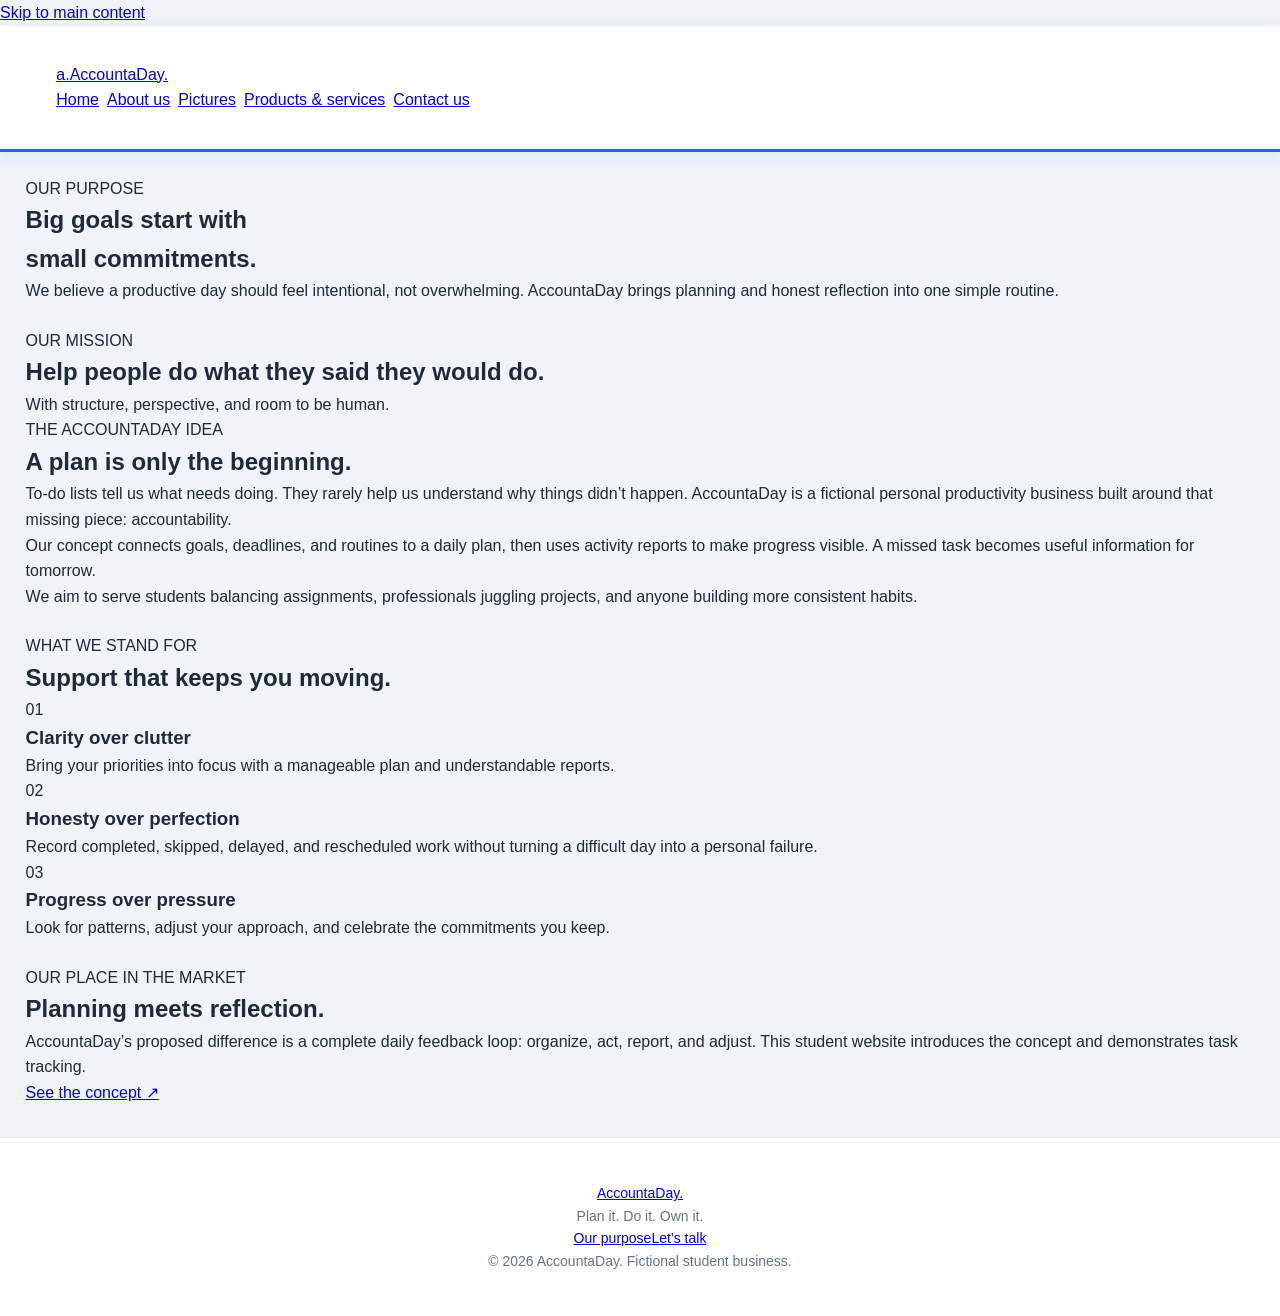
<file: about.html>
<!DOCTYPE html>

<html lang="en">
<head>
  <meta charset="UTF-8">
  <!-- The viewport makes CSS responsive layouts use the actual device width where it is needed. -->
  <meta name="viewport" content="width=device-width, initial-scale=1">
  <meta name="description" content="AccountaDay helps you plan your day, follow through, and reflect on your progress. Explore our fictional productivity business.">
  <title>About us | AccountaDay</title>
  <link rel="icon" type="image/svg+xml" href="images/favicon.svg">
  <!-- Every page shares the same CSS and JavaScript; here is where the defer waits until the HTML is parsed. -->
  <link rel="stylesheet" href="css/style.css">
  <script src="js/script.js" defer></script>
</head>
<body>
  <!-- Keyboard users can bypass repeated navigation with this link. allowing for a more complete user experience. -->
  <a class="skip-link" href="#main">Skip to main content</a>
  <header class="site-header">
    <div class="container header-inner">
      <a class="brand" href="index.html" aria-label="AccountaDay home"><span class="brand-icon" aria-hidden="true">a.</span>AccountaDay<span class="brand-period">.</span></a>
      <!-- Without JavaScript, navigation remains visible. JS reveals the mobile toggle. -->
      <button class="menu-toggle" aria-expanded="false" aria-controls="primary-nav" hidden>Menu <span aria-hidden="true">☰</span></button>
      <nav id="primary-nav" aria-label="Main navigation">
          <a href="index.html">Home</a>
          <a href="about.html" aria-current="page">About us</a>
          <a href="pictures.html">Pictures</a>
          <a href="products.html">Products & services</a>
          <a href="contact.html">Contact us</a>
      </nav>
    </div>
  </header>
  <main id="main" tabindex="-1">
    <!-- Each page has one h1, followed by logically ordered section headings. -->
    <section class="container page-hero">
      <p class="eyebrow">OUR PURPOSE</p>
      <h1>Big goals start with<br><span class="blue-text">small commitments.</span></h1>
      <p class="lead">We believe a productive day should feel intentional, not overwhelming. AccountaDay brings planning and honest reflection into one simple routine.</p>
    </section>
    <section class="container about-story section-bottom">
      <div class="statement-panel"><span class="eyebrow">OUR MISSION</span>
      <h2>Help people do what they said they would do.</h2>
      <p>With structure, perspective, and room to be human.</p>
    </div>
      <div>
      <p class="eyebrow">THE ACCOUNTADAY IDEA</p>
      <h2>A plan is only the beginning.</h2>
      <p>To-do lists tell us what needs doing. They rarely help us understand why things didn’t happen. AccountaDay is a fictional personal productivity business built around that missing piece: accountability.</p>
      <p>Our concept connects goals, deadlines, and routines to a daily plan, then uses activity reports to make progress visible. A missed task becomes useful information for tomorrow.</p>
      <p>We aim to serve students balancing assignments, professionals juggling projects, and anyone building more consistent habits.</p>
    </div>
    </section>
    <section class="tinted-section">
      <div class="container">
      <p class="eyebrow">WHAT WE STAND FOR</p>
      <h2>Support that keeps you moving.</h2>
      <div class="three-grid values">
      <article><span class="step-number">01</span>
      <h3>Clarity over clutter</h3>
      <p>Bring your priorities into focus with a manageable plan and understandable reports.</p>
    </article>
      <article><span class="step-number">02</span>
      <h3>Honesty over perfection</h3>
      <p>Record completed, skipped, delayed, and rescheduled work without turning a difficult day into a personal failure.</p>
    </article>
      <article><span class="step-number">03</span>
      <h3>Progress over pressure</h3>
      <p>Look for patterns, adjust your approach, and celebrate the commitments you keep.</p>
    </article>
    </div>
    </div>
    </section>
    <section class="container closing-section">
      <div>
      <p class="eyebrow">OUR PLACE IN THE MARKET</p>
      <h2>Planning meets reflection.</h2>
      <p class="measure">AccountaDay’s proposed difference is a complete daily feedback loop: organize, act, report, and adjust. This student website introduces the concept and demonstrates task tracking.</p>
    </div><a class="button" href="pictures.html">See the concept <span aria-hidden="true">↗</span></a>
    </section>
  </main>
  <!-- This shared footer repeats important links and identifies the fictional business. Again we have to tell them all about us. lol -->
  <footer class="site-footer">
      <div class="container footer-inner">
    <div><a class="brand footer-brand" href="index.html">AccountaDay.</a>
      <p>Plan it. Do it. Own it.</p>
    </div>
    <div><a href="about.html">Our purpose</a><a href="contact.html">Let’s talk</a>
      <p>© 2026 AccountaDay. Fictional student business.</p>
    </div>
  </div></footer>
</body>
</html>
</file>
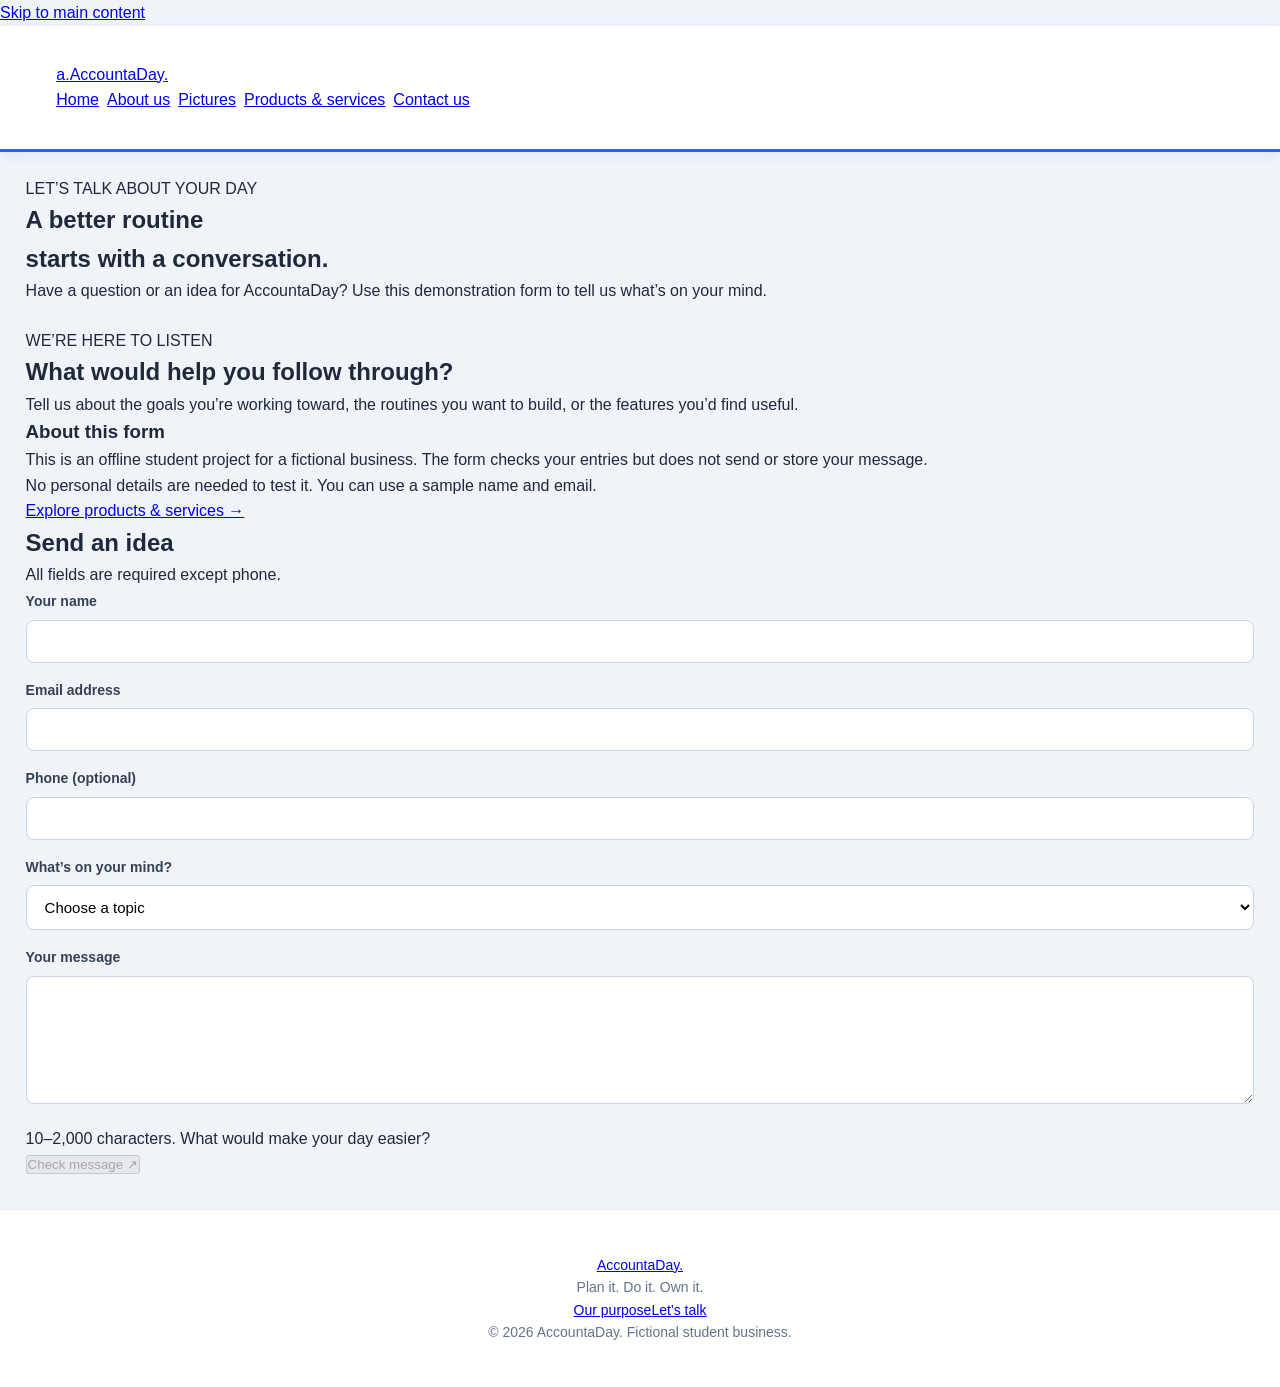
<file: contact.html>
<!DOCTYPE html>

<html lang="en">
<head>
  <meta charset="UTF-8">
  <!-- The viewport makes CSS responsive layouts use the actual device width as neededd. -->
  <meta name="viewport" content="width=device-width, initial-scale=1">
  <meta name="description" content="AccountaDay helps you plan your day, follow through, and reflect on your progress. Explore our fictional productivity business.">
  <title>Contact us | AccountaDay</title>
  <link rel="icon" type="image/svg+xml" href="images/favicon.svg">
  <!-- Every page shares the same CSS and JavaScript; and here the defer waits until the HTML is parsed. -->
  <link rel="stylesheet" href="css/style.css">
  <script src="js/script.js" defer></script>
</head>
<body>
  <!-- Keyboard users can bypass repeated navigation with this link here to allow for a different user experience. -->
  <a class="skip-link" href="#main">Skip to main content</a>
  <header class="site-header">
    <div class="container header-inner">
      <a class="brand" href="index.html" aria-label="AccountaDay home"><span class="brand-icon" aria-hidden="true">a.</span>AccountaDay<span class="brand-period">.</span></a>
      <!-- Without JavaScript, navigation remains visible. JS reveals the mobile toggle as needed. -->
      <button class="menu-toggle" aria-expanded="false" aria-controls="primary-nav" hidden>Menu <span aria-hidden="true">☰</span></button>
      <nav id="primary-nav" aria-label="Main navigation">
          <a href="index.html">Home</a>
          <a href="about.html">About us</a>
          <a href="pictures.html">Pictures</a>
          <a href="products.html">Products & services</a>
          <a href="contact.html" aria-current="page">Contact us</a>
      </nav>
    </div>
  </header>
  <main id="main" tabindex="-1">
    <section class="container page-hero">
      <p class="eyebrow">LET’S TALK ABOUT YOUR DAY</p>
      <h1>A better routine<br><span class="blue-text">starts with a conversation.</span></h1>
      <p class="lead">Have a question or an idea for AccountaDay? Use this demonstration form to tell us what’s on your mind.</p>
    </section>
    <section class="container contact-grid section-bottom">
      <aside class="contact-aside"><span class="eyebrow">WE’RE HERE TO LISTEN</span>
      <h2>What would help you follow through?</h2>
      <p>Tell us about the goals you’re working toward, the routines you want to build, or the features you’d find useful.</p>
      <div class="contact-note">
      <h3>About this form</h3>
      <p>This is an offline student project for a fictional business. The form checks your entries but does not send or store your message.</p>
      <p>No personal details are needed to test it. You can use a sample name and email.</p>
    </div><a class="text-link" href="products.html">Explore products & services →</a>
    </aside>
    <!-- We need to connect our labels to inputs and here is where we do it explicitly. Inline errors are connected through aria-describedby. -->
    <form id="contact-form" class="contact-form" novalidate>
      <h2>Send an idea</h2>
      <p>All fields are required except phone.</p>
      <div class="two-grid">
      <div class="field">
      <label for="name">Your name</label>
      <input id="name" name="name" autocomplete="name" required maxlength="80" aria-describedby="name-error"><span id="name-error" class="field-error"></span>
    </div>
      <div class="field">
      <label for="email">Email address</label>
      <input id="email" name="email" type="email" autocomplete="email" required maxlength="150" aria-describedby="email-error"><span id="email-error" class="field-error"></span>
    </div>
    </div>
      <div class="two-grid">
      <div class="field">
      <label for="phone">Phone <span class="optional">(optional)</span></label>
      <input id="phone" name="phone" type="tel" autocomplete="tel" maxlength="30" aria-describedby="phone-error"><span id="phone-error" class="field-error"></span>
    </div>
      <div class="field">
      <label for="subject">What’s on your mind?</label>
      <select id="subject" name="subject" required aria-describedby="subject-error">
      <option value="">Choose a topic</option>Product question</option>
      <option>Feature idea</option>
      <option>Building a routine</option>
      <option>General feedback</option></select><span id="subject-error" class="field-error"></span>
    </div>
    </div>
      <div class="field">
      <label for="message">Your message</label>
      <textarea id="message" name="message" rows="6" required minlength="10" maxlength="2000" aria-describedby="message-hint message-error"></textarea><span id="message-hint" class="field-hint">10–2,000 characters. What would make your day easier?</span><span id="message-error" class="field-error"></span>
    </div>
      <button id="contact-submit" class="button" type="submit" disabled>Check message <span aria-hidden="true">↗</span></button>
      <noscript>
      <p class="notice">Enable JavaScript to check this form. No message can be sent from this offline project.</p></noscript>
      <p id="form-status" class="feedback" role="status"></p>
    </form>
    </section>
  </main>
  <!-- This shared footer repeats important links and identifies the fictional business that I hope to take to the next level after this semester is over. -->
  <footer class="site-footer">
      <div class="container footer-inner">
    <div><a class="brand footer-brand" href="index.html">AccountaDay.</a>
      <p>Plan it. Do it. Own it.</p>
    </div>
    <div><a href="about.html">Our purpose</a><a href="contact.html">Let’s talk</a>
      <p>© 2026 AccountaDay. Fictional student business.</p>
    </div>
  </div></footer>
</body>
</html>
</file>
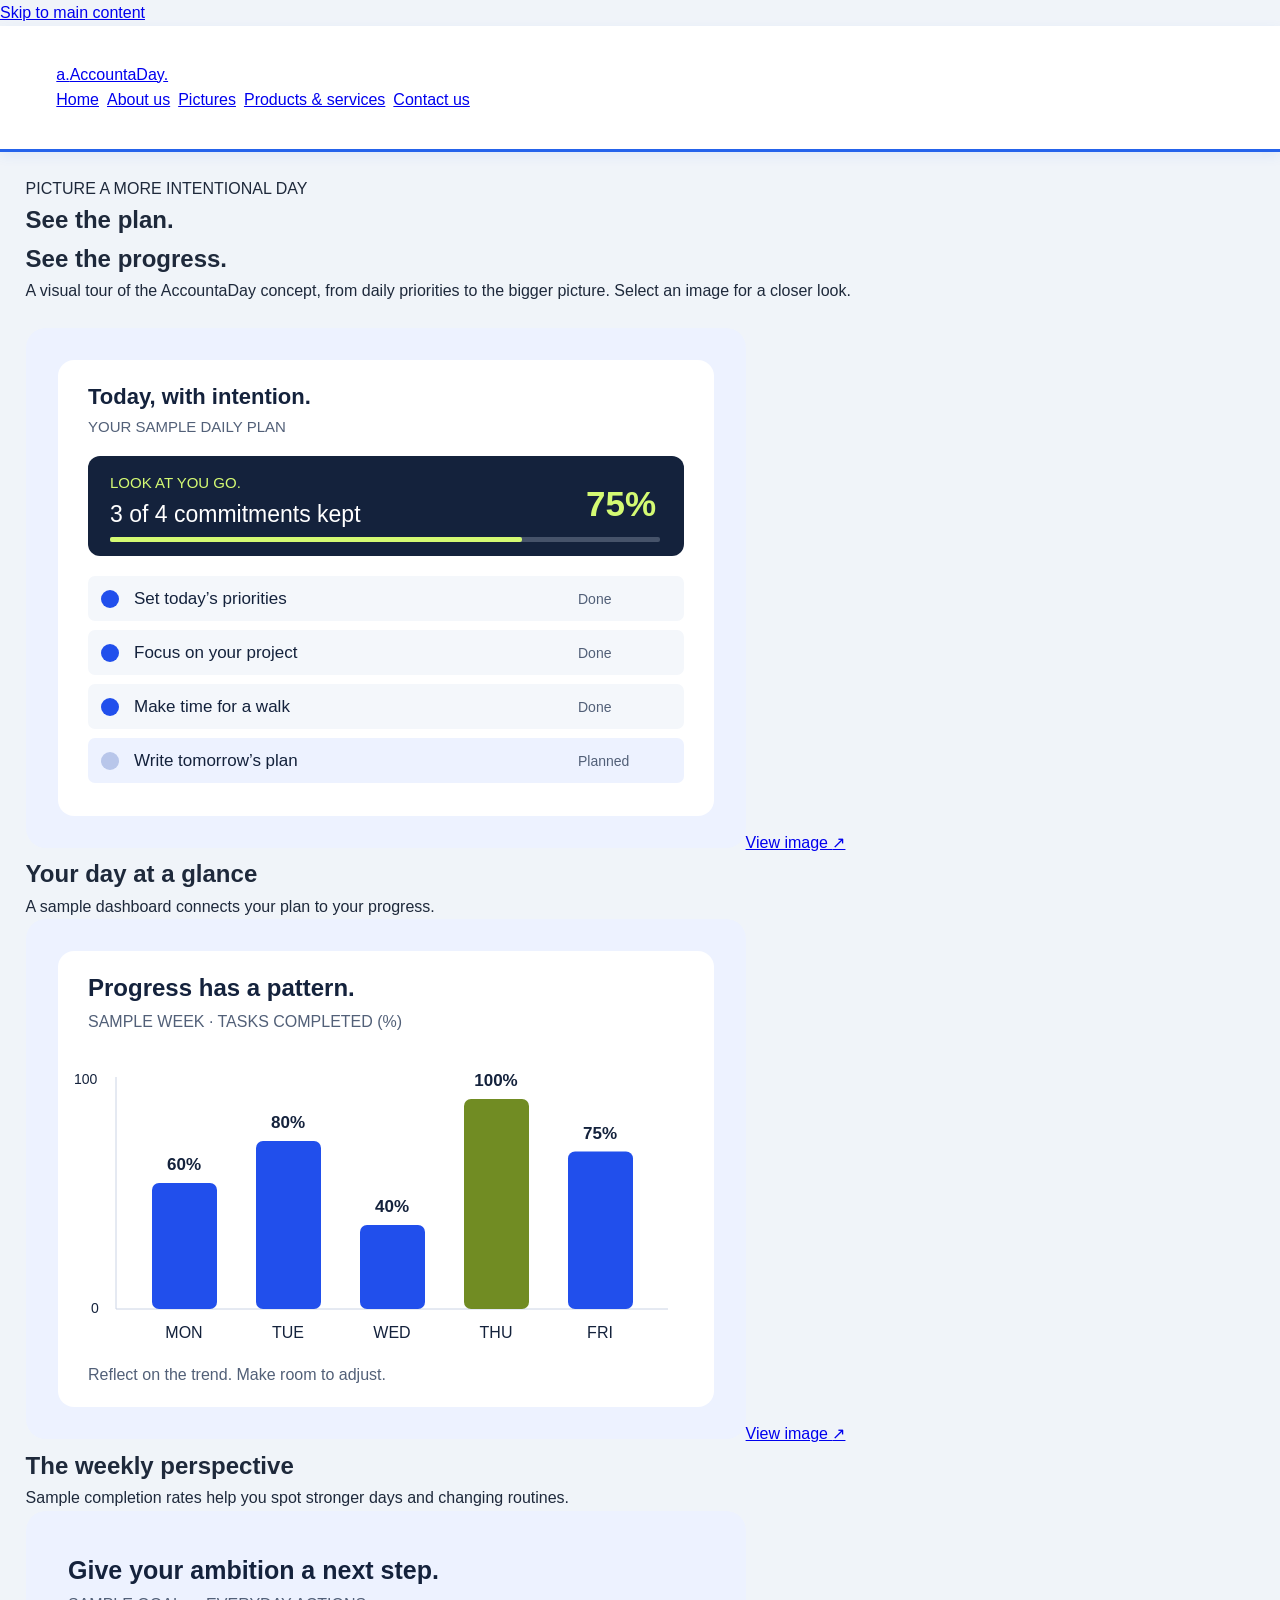
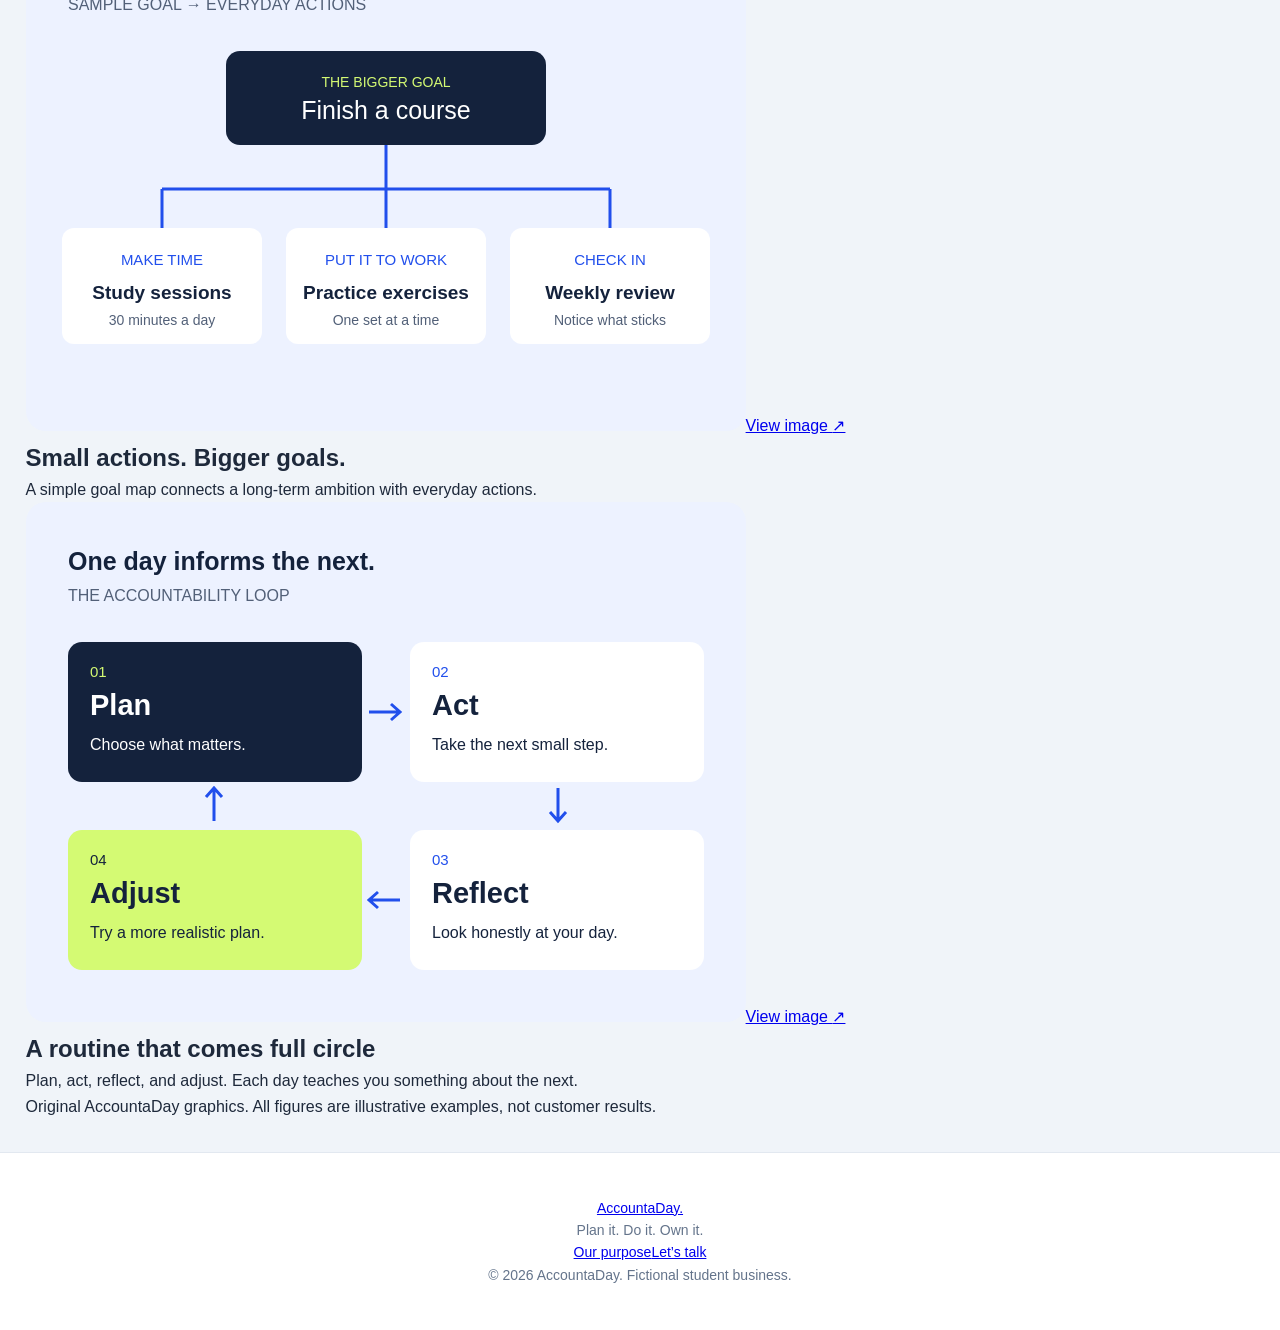
<file: pictures.html>
<!DOCTYPE html>

<html lang="en">
<head>
  <meta charset="UTF-8">
  <!-- The viewport makes CSS responsive layouts use the actual device width. Again, as neededd. -->
  <meta name="viewport" content="width=device-width, initial-scale=1">
  <meta name="description" content="AccountaDay helps you plan your day, follow through, and reflect on your progress. Explore our fictional productivity business.">
  <title>Pictures | AccountaDay</title>
  <link rel="icon" type="image/svg+xml" href="images/favicon.svg">
  <!-- Every page shares the same CSS and JavaScript; defer waits until the HTML is parsed. -->
  <link rel="stylesheet" href="css/style.css">
  <script src="js/script.js" defer></script>
</head>
<body>
  <!-- Keyboard users can bypass repeated navigation with this link. -->
  <a class="skip-link" href="#main">Skip to main content</a>
  <header class="site-header">
    <div class="container header-inner">
      <a class="brand" href="index.html" aria-label="AccountaDay home"><span class="brand-icon" aria-hidden="true">a.</span>AccountaDay<span class="brand-period">.</span></a>
      <!-- Without JavaScript, navigation remains visible. JS reveals the mobile toggle. -->
      <button class="menu-toggle" aria-expanded="false" aria-controls="primary-nav" hidden>Menu <span aria-hidden="true">☰</span></button>
      <nav id="primary-nav" aria-label="Main navigation">
          <a href="index.html">Home</a>
          <a href="about.html">About us</a>
          <a href="pictures.html" aria-current="page">Pictures</a>
          <a href="products.html">Products & services</a>
          <a href="contact.html">Contact us</a>
      </nav>
    </div>
  </header>
  <main id="main" tabindex="-1">
    <section class="container page-hero">
      <p class="eyebrow">PICTURE A MORE INTENTIONAL DAY</p>
      <h1>See the plan.<br><span class="blue-text">See the progress.</span></h1>
      <p class="lead">A visual tour of the AccountaDay concept, from daily priorities to the bigger picture. Select an image for a closer look.</p>
    </section>
    <!-- Real local SVG images stay sharp at any screen size. Links work even without JavaScript. -->
    <section class="container section-bottom" aria-label="AccountaDay picture gallery">
      <div class="gallery-grid">
      <figure class="gallery-card"><a class="gallery-link" href="images/daily-dashboard.svg" data-caption="Your day at a glance — A sample dashboard connects your plan to your progress.">
      <img src="images/daily-dashboard.svg" width="720" height="520" alt="Daily dashboard showing four tasks, three completed, and 75 percent progress." loading="lazy"><span class="image-action">View image <span aria-hidden="true">↗</span></span></a>
      <figcaption>
      <h2>Your day at a glance</h2>
      <p>A sample dashboard connects your plan to your progress.</p></figcaption>
    </figure>
      <figure class="gallery-card"><a class="gallery-link" href="images/weekly-report.svg" data-caption="The weekly perspective — Sample completion rates help you spot stronger days and changing routines.">
      <img src="images/weekly-report.svg" width="720" height="520" alt="Illustrative weekly bar chart with daily completion percentages of 60, 80, 40, 100, and 75." loading="lazy"><span class="image-action">View image <span aria-hidden="true">↗</span></span></a>
      <figcaption>
      <h2>The weekly perspective</h2>
      <p>Sample completion rates help you spot stronger days and changing routines.</p></figcaption>
    </figure>
      <figure class="gallery-card"><a class="gallery-link" href="images/goal-map.svg" data-caption="Small actions. Bigger goals. — A simple goal map connects a long-term ambition with everyday actions.">
      <img src="images/goal-map.svg" width="720" height="520" alt="Goal diagram connecting finish a course to study sessions, practice exercises, and a weekly review." loading="lazy"><span class="image-action">View image <span aria-hidden="true">↗</span></span></a>
      <figcaption>
      <h2>Small actions. Bigger goals.</h2>
      <p>A simple goal map connects a long-term ambition with everyday actions.</p></figcaption>
    </figure>
      <figure class="gallery-card"><a class="gallery-link" href="images/daily-flow.svg" data-caption="A routine that comes full circle — Plan, act, reflect, and adjust. Each day teaches you something about the next.">
      <img src="images/daily-flow.svg" width="720" height="520" alt="Four-step workflow: plan your priorities, act on the next task, reflect on results, and adjust tomorrow." loading="lazy"><span class="image-action">View image <span aria-hidden="true">↗</span></span></a>
      <figcaption>
      <h2>A routine that comes full circle</h2>
      <p>Plan, act, reflect, and adjust. Each day teaches you something about the next.</p></figcaption>
    </figure>
    </div>
      <p class="demo-note">Original AccountaDay graphics. All figures are illustrative examples, not customer results.</p>
    </section>
    <!-- Native dialog supplies modal focus behavior; JS also restores focus when it closes. -->
    <dialog id="lightbox" aria-labelledby="lightbox-caption">
      <button id="close-lightbox" class="small-button" type="button" autofocus>Close image <span aria-hidden="true">×</span></button>
      <img id="lightbox-image" alt="">
      <p id="lightbox-caption"></p></dialog>
  </main>
  <!-- This shared footer repeats important links and identifies the fictional business and possible real business after the semester :). -->
  <footer class="site-footer">
      <div class="container footer-inner">
    <div><a class="brand footer-brand" href="index.html">AccountaDay.</a>
      <p>Plan it. Do it. Own it.</p>
    </div>
    <div><a href="about.html">Our purpose</a><a href="contact.html">Let’s talk</a>
      <p>© 2026 AccountaDay. Fictional student business.</p>
    </div>
  </div></footer>
</body>
</html>
</file>
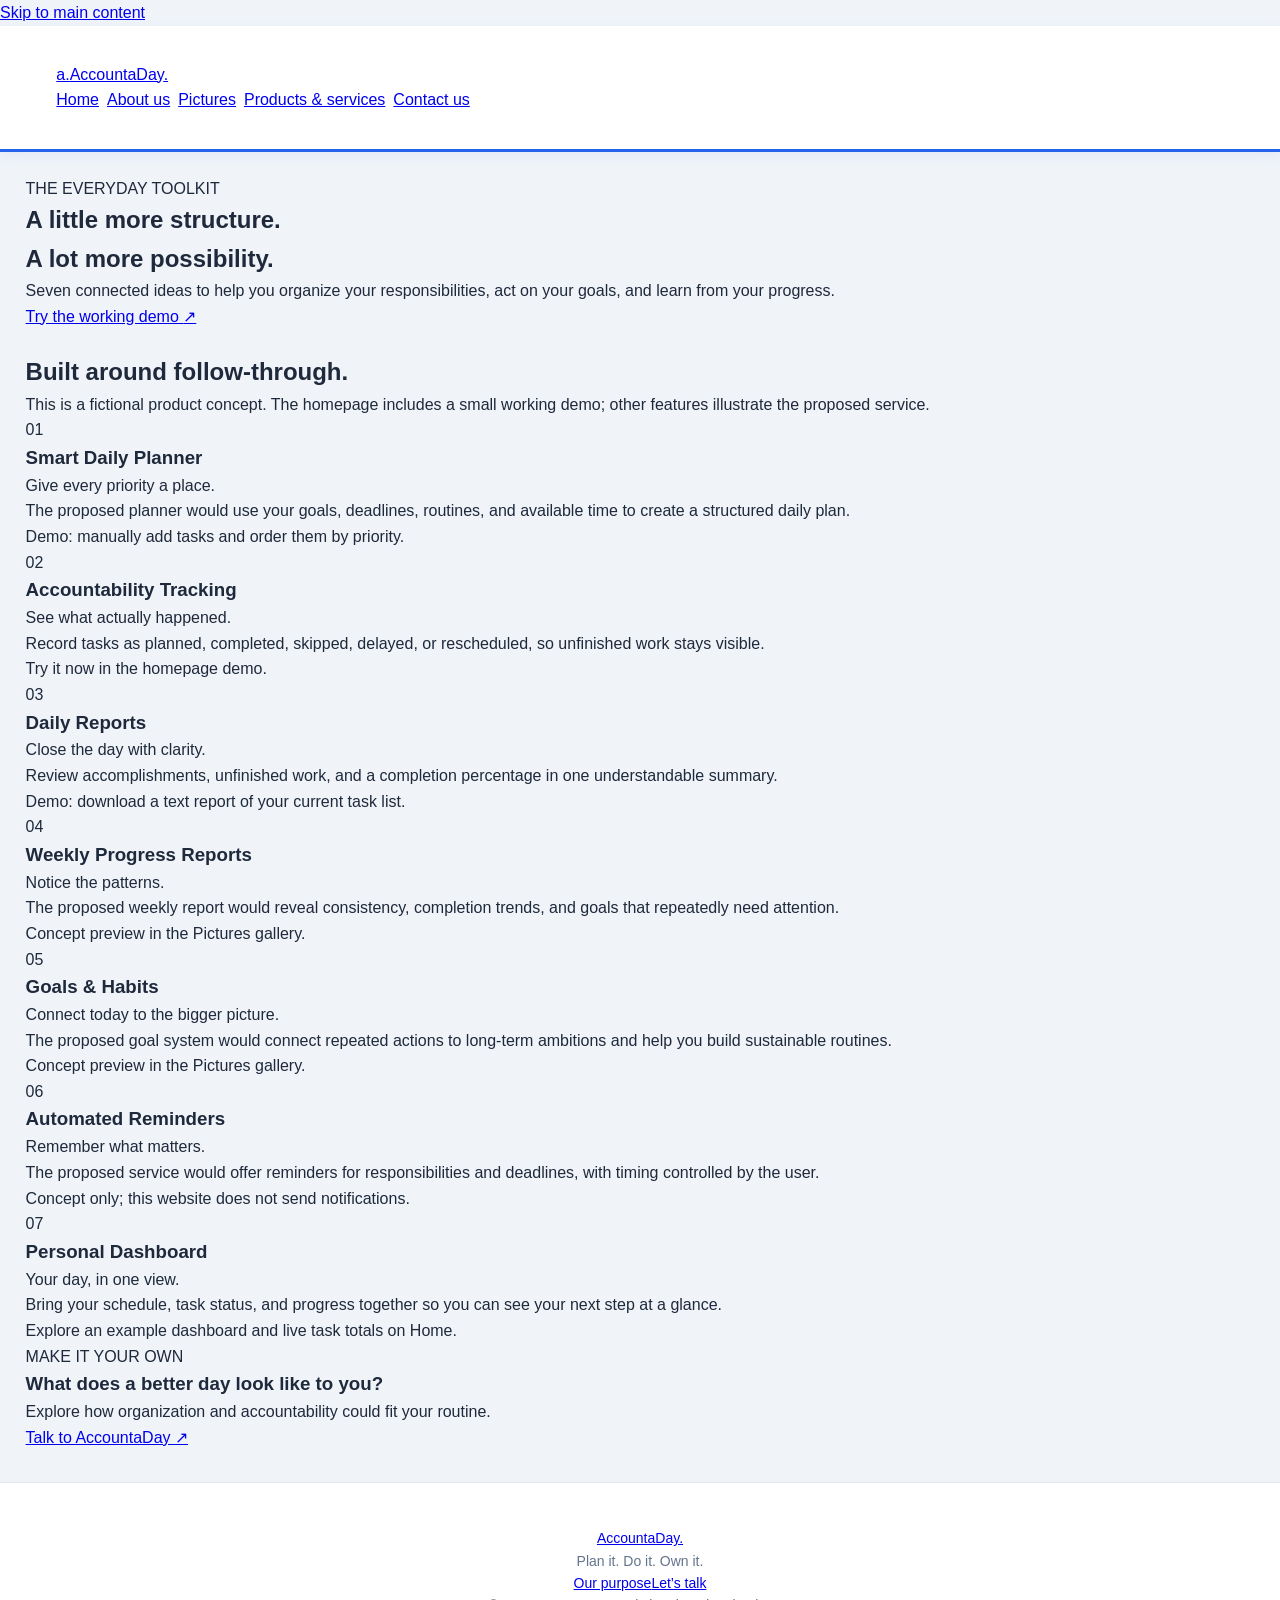
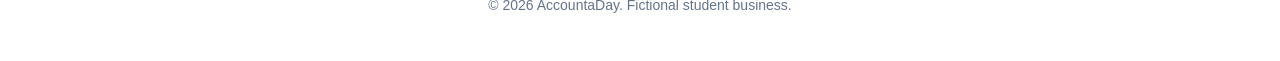
<file: products.html>
<!DOCTYPE html>

<html lang="en">
<head>
  <meta charset="UTF-8">
  <!-- The viewport makes CSS responsive layouts use the actual device width. As needed. -->
  <meta name="viewport" content="width=device-width, initial-scale=1">
  <meta name="description" content="AccountaDay helps you plan your day, follow through, and reflect on your progress. Explore our fictional productivity business.">
  <title>Products & services | AccountaDay</title>
  <link rel="icon" type="image/svg+xml" href="images/favicon.svg">
  <!-- Every page shares the same CSS and JavaScript; defer waits until the HTML is parsed. -->
  <link rel="stylesheet" href="css/style.css">
  <script src="js/script.js" defer></script>
</head>
<body>
  <!-- Keyboard users can bypass repeated navigation with this link for added flexibility and accessbiliity. -->
  <a class="skip-link" href="#main">Skip to main content</a>
  <header class="site-header">
    <div class="container header-inner">
      <a class="brand" href="index.html" aria-label="AccountaDay home"><span class="brand-icon" aria-hidden="true">a.</span>AccountaDay<span class="brand-period">.</span></a>
      <!-- Without JavaScript, navigation remains visible. JS reveals the mobile toggle. -->
      <button class="menu-toggle" aria-expanded="false" aria-controls="primary-nav" hidden>Menu <span aria-hidden="true">☰</span></button>
      <nav id="primary-nav" aria-label="Main navigation">
          <a href="index.html">Home</a>
          <a href="about.html">About us</a>
          <a href="pictures.html">Pictures</a>
          <a href="products.html" aria-current="page">Products & services</a>
          <a href="contact.html">Contact us</a>
      </nav>
    </div>
  </header>
  <main id="main" tabindex="-1">
    <section class="container page-hero">
      <p class="eyebrow">THE EVERYDAY TOOLKIT</p>
      <h1>A little more structure.<br><span class="blue-text">A lot more possibility.</span></h1>
      <p class="lead">Seven connected ideas to help you organize your responsibilities, act on your goals, and learn from your progress.</p><a class="button" href="index.html#daily-demo">Try the working demo <span aria-hidden="true">↗</span></a>
    </section>
    <!-- Features explain the intended business, while availability notes separate working demo features from concepts. -->
    <section class="container section-bottom" aria-labelledby="features-heading">
      <div class="section-heading">
      <h2 id="features-heading">Built around follow-through.</h2>
      <p>This is a fictional product concept. The homepage includes a small working demo; other features illustrate the proposed service.</p>
    </div>
      <div class="feature-grid">
      <article class="feature-card"><span class="feature-number">01</span>
      <h3>Smart Daily Planner</h3>
      <p class="feature-hook">Give every priority a place.</p>
      <p>The proposed planner would use your goals, deadlines, routines, and available time to create a structured daily plan.</p>
      <p class="availability">Demo: manually add tasks and order them by priority.</p>
    </article>
      <article class="feature-card"><span class="feature-number">02</span>
      <h3>Accountability Tracking</h3>
      <p class="feature-hook">See what actually happened.</p>
      <p>Record tasks as planned, completed, skipped, delayed, or rescheduled, so unfinished work stays visible.</p>
      <p class="availability">Try it now in the homepage demo.</p>
    </article>
      <article class="feature-card"><span class="feature-number">03</span>
      <h3>Daily Reports</h3>
      <p class="feature-hook">Close the day with clarity.</p>
      <p>Review accomplishments, unfinished work, and a completion percentage in one understandable summary.</p>
      <p class="availability">Demo: download a text report of your current task list.</p>
    </article>
      <article class="feature-card"><span class="feature-number">04</span>
      <h3>Weekly Progress Reports</h3>
      <p class="feature-hook">Notice the patterns.</p>
      <p>The proposed weekly report would reveal consistency, completion trends, and goals that repeatedly need attention.</p>
      <p class="availability">Concept preview in the Pictures gallery.</p>
    </article>
      <article class="feature-card"><span class="feature-number">05</span>
      <h3>Goals & Habits</h3>
      <p class="feature-hook">Connect today to the bigger picture.</p>
      <p>The proposed goal system would connect repeated actions to long-term ambitions and help you build sustainable routines.</p>
      <p class="availability">Concept preview in the Pictures gallery.</p>
    </article>
      <article class="feature-card"><span class="feature-number">06</span>
      <h3>Automated Reminders</h3>
      <p class="feature-hook">Remember what matters.</p>
      <p>The proposed service would offer reminders for responsibilities and deadlines, with timing controlled by the user.</p>
      <p class="availability">Concept only; this website does not send notifications.</p>
    </article>
      <article class="feature-card"><span class="feature-number">07</span>
      <h3>Personal Dashboard</h3>
      <p class="feature-hook">Your day, in one view.</p>
      <p>Bring your schedule, task status, and progress together so you can see your next step at a glance.</p>
      <p class="availability">Explore an example dashboard and live task totals on Home.</p>
    </article>
      <article class="feature-card feature-cta">
      <p class="eyebrow">MAKE IT YOUR OWN</p>
      <h3>What does a better day look like to you?</h3>
      <p>Explore how organization and accountability could fit your routine.</p><a class="button button-lime" href="contact.html">Talk to AccountaDay <span aria-hidden="true">↗</span></a>
    </article>
    </div>
    </section>
  </main>
  <!-- This shared footer repeats important links and identifies the fictional business. Yep, you got it another hope to build something to help others. :) -->
  <footer class="site-footer">
      <div class="container footer-inner">
    <div><a class="brand footer-brand" href="index.html">AccountaDay.</a>
      <p>Plan it. Do it. Own it.</p>
    </div>
    <div><a href="about.html">Our purpose</a><a href="contact.html">Let’s talk</a>
      <p>© 2026 AccountaDay. Fictional student business.</p>
    </div>
  </div></footer>
</body>
</html>
</file>
<file: css/style.css>
* {
  box-sizing: border-box;
  margin: 0;
  padding: 0;
  font-family: Arial, sans-serif;
}

body {
  background: #f0f4f9;
  color: #1e293b;
  line-height: 1.6;
  font-size: 16px;
}


.top-bar {
  background: linear-gradient(90deg, #0f172a 0%, #1e3a8a 100%);
  color: #ffffff;
  padding: 12px 32px;
  display: flex;
  justify-content: space-between;
  align-items: center;
  font-size: 15px;
}

.top-bar-actions {
  display: flex;
  gap: 10px;
}

header {
  background: #ffffff;
  border-bottom: 3px solid #2563eb;
  padding: 12px 32px;
  display: flex;
  justify-content: space-between;
  align-items: center;
  box-shadow: 0 4px 12px rgba(37, 99, 235, 0.08);
}

.brand-container {
  cursor: pointer;
}

.site-logo {
  height: 76px;
  max-width: 300px;
  object-fit: contain;
  display: block;
}

nav {
  display: flex;
  gap: 8px;
  flex-wrap: wrap;
}

.nav-btn{
  background: none;
  border: none;
  padding: 10px 16px;
  cursor: pointer;
  font-weight: bold;
  color: #475569;
  border-radius: 8px;
  font-size: 15px;
  transition: all 0.2s;
}

.nav-btn.active {
  background: #2563eb;
  color: #ffffff;
  box-shadow: 0 2px 8px rgba(37, 99, 235, 0.35);
}

.nav-btn:hover:not(.active) {
  background: #e2e8f0;
  color: #0f172a;
}


.container {
  width: 96%;
  max-width: 1560px;
  margin: 24px auto;
}

.tab-page { display: none; }
.tab-page.active { display: block; }

.card {
  background: #ffffff;
  border: 1px solid #cbd5e1;
  border-radius: 12px;
  padding: 32px;
  margin-bottom: 24px;
  box-shadow: 0 4px 14px rgba(0, 0, 0, 0.04);
}

.card h2 {
  font-size: 26px;
  color: #0f172a;
  margin-bottom: 8px;
}

.card h3 {
  font-size: 21px;
  color: #0f172a;
  margin-bottom: 8px;
}

.card-accent-blue { border-top: 6px solid #2563eb; }
.card-accent-green { border-top: 6px solid #10b981; }
.card-accent-purple { border-top: 6px solid #8b5cf6; }
.card-accent-amber { border-top: 6px solid #f59e0b; }

.subtitle {
  font-size: 15px;
  color: #64748b;
  margin-bottom: 16px;
}

.about-lead {
  font-size: 16px;
  color: #334155;
  line-height: 1.7;
}

.text-blue { color: #2563eb; }
.text-purple { color: #8b5cf6; }
.text-green { color: #10b981; }


.home-hero-card {
   display: flex;
   align-items: center;
   gap: 36px;
   background: linear-gradient(135deg, #ffffff 60%, #e0e7ff 100%);
   border-left: 8px solid #2563eb;
   padding: 38px;
}

.home-hero-text {
  flex: 1.3;
}

.home-badge-logo {
  height: 52px;
  margin-bottom: 12px;
  display: block;
}

.home-hero-text h1 {
  font-size: 34px;
  color: #0f172a;
  margin-bottom: 14px;
  line-height: 1.25;
}

.home-hero-text p {
  font-size: 16px;
  color: #475569;
  line-height: 1.7;
}

.hero-actions {
  margin-top: 20px;
  display: flex;
  gap: 12px;
  flex-wrap: wrap;
}

.home-hero-img-box {
  flex: 1;
}

.home-hero-img-box img {
  width: 100%;
  height: 270px;
  object-fit: cover;
  border-radius: 10px;
  border: 1px solid #cbd5e1;
}

.summary-banner {
  background: linear-gradient(90deg, #ecfdf5 0%, #d1fae5 100%);
  border-left: 8px solid #10b981;
  display: flex;
  justify-content: space-between;
  align-items: center;
  padding: 24px 32px;
}

.summary-banner h2 {
  color: #065f46;
  font-size: 24px;
}

.summary-banner p {
  font-size: 16px;
  margin-top: 4px;
}


.grid-2, .grid-3 {
  display: flex;
  gap: 20px;
  flex-wrap: wrap;
}

.grid-2 > div, .step-card, .package-card, .bill-stat {
  flex: 1;
  min-width: 280px;
}

.show-row {
  display: flex;
  align-items: center;
  gap: 36px;
  padding: 32px;
}

.show-row.reverse {
  flex-direction: row-reverse;
}

.show-img-box { flex: 1; }

.show-img-box img {
  width: 100%;
  height: 250px;
  object-fit: cover;
  border-radius: 10px;
  border: 1px solid #cbd5e1;
}

.show-text-box { flex: 1.3; }

.show-text-box h3 {
  font-size: 24px;
  margin-bottom: 10px;
}

.show-text-box p {
  font-size: 16px;
  color: #475569;
  line-height: 1.7;
}

.step-card, .feed-post, .coach-goal-chip, .package-card, .bill-stat, .payment-box {
  background: #f8fafc;
  border: 1px solid #e2e8f0;
  border-radius: 10px;
  padding: 18px;
}

.step-badge {
  display: inline-block;
  color: #ffffff;
  width: 32px;
  height: 32px;
  border-radius: 50%;
  text-align: center;
  line-height: 32px;
  font-weight: bold;
  font-size: 15px;
  margin-bottom: 10px;
}

.badge-blue { background: #2563eb; }
.badge-green { background: #10b981; }
.badge-purple { background: #8b5cf6; }
.badge-amber { background: #f59e0b; }

.badge-tag {
  display: inline-block;
  font-size: 12px;
  font-weight: bold;
  padding: 4px 10px;
  border-radius: 14px;
  text-transform: uppercase;
}

.tag-blue { background: #dbeafe; color: #1e40af; }
.tag-green { background: #d1fae5; color: #065f46; }
.tag-purple { background: #ede9fe; color: #5b21b6; }
.tag-amber { background: #fef3c7; color: #92400e; }


.feed-container, .reviews-feed {
  display: flex;
  flex-direction: column;
  gap: 16px;
}

.feed-user-meta, .review-top, .coach-badge-row, .feed-footer {
  display: flex;
  align-items: center;
  justify-content: space-between;
}

.feed-avatar, .avatar-img, .coach-card-avatar {
  border-radius: 50%;
  object-fit: cover;
  border: 3px solid #2563eb;
}

.feed-avatar {
  width: 48px;
  height: 48px;
  margin-right: 12px;
}

.avatar-img {
  width: 68px;
  height: 68px;
}

.avatar-large {
  width: 104px;
  height: 104px;
  border-radius: 50%;
  object-fit: cover;
  border: 4px solid #8b5cf6;
  margin: 0 auto 12px;
  display: block;
}

.coach-card {
   flex: 1;
   min-width: 300px;
   background: #ffffff;
   border: 1px solid #dce5ef;
   border-radius: 12px;
   padding: 28px 24px;
   text-align: center;
   box-shadow: 0 4px 12px rgba(0, 0, 0, 0.05);
}

.coach-card-avatar {
  width: 90px;
  height: 90px;
  margin: 0 auto 14px;
  display: block;
}

.coach-card h3 {
  font-size: 20px;
  font-weight: bold;
  color: #0f172a;
  margin-bottom: 6px;
}

.coach-card .subtitle {
  font-size: 15px;
  color: #475569;
  margin-bottom: 10px;
}

.coach-rating-text {
  font-size: 17px;
  font-weight: bold;
  color: #d97706;
  margin-bottom: 16px;
}

.review-item {
  background: #f8fafc;
  border: 1px solid #e2e8f0;
  border-radius: 10px;
  padding: 20px 24px;
  box-shadow: 0 2px 6px rgba(0, 0, 0, 0.02);
}

.review-author-title {
  font-size: 17px;
  font-weight: bold;
  color: #0f172a;
}

.review-stars-badge {
  font-size: 17px;
  font-weight: bold;
  color: #d97706;
}

.review-body-text {
  font-size: 15px;
  color: #334155;
  line-height: 1.6;
  margin-top: 10px;
}

.feed-badge {
  background: #e0e7ff;
  color: #3730a3;
  font-size: 13px;
  font-weight: bold;
  padding: 4px 12px;
  border-radius: 12px;
  margin: 6px 0;
  display: inline-block;
}


.profile-header-card {
  border-left: 8px solid #10b981;
  padding: 24px 30px;
}

.profile-meta {
  display: flex;
  align-items: center;
  gap: 18px;
}

.profile-meta h2 { font-size: 26px; }
.profile-meta p { font-size: 16px; margin-top: 4px; }

.student-tabs-nav, .coach-tabs-nav {
  display: flex;
  gap: 10px;
  margin-bottom: 18px;
}

.student-subtab-btn, .coach-subtab-btn {
  background: #ffffff;
  border: 1px solid #cbd5e1;
  padding: 11px 22px;
  border-radius: 8px;
  cursor: pointer;
  font-weight: bold;
  font-size: 15px;
  color: #334155;
  transition: all 0.2s;
}

.student-subtab-btn.active {
  background: #8b5cf6;
  color: #ffffff;
  border-color: #8b5cf6;
  box-shadow: 0 3px 8px rgba(139, 92, 246, 0.35);
}

.coach-subtab-btn.active {
  background: #10b981;
  color: #ffffff;
  border-color: #10b981;
  box-shadow: 0 3px 8px rgba(16, 185, 129, 0.35);
}

.goal-tabs-bar {
  display: flex;
  gap: 8px;
  margin-bottom: 16px;
  overflow-x: auto;
}

.goal-tab-btn {
  background: #ffffff;
  border: 1px solid #cbd5e1;
  padding: 10px 18px;
  border-radius: 8px;
  cursor: pointer;
  font-weight: bold;
  font-size: 14px;
  color: #475569;
  white-space: nowrap;
}

.goal-tab-btn.active {
  background: #2563eb;
  color: #ffffff;
  border-color: #2563eb;
}

.coach-badge-row {
  background: #f8fafc;
  padding: 16px 20px;
  border-radius: 8px;
  border: 1px solid #e2e8f0;
  margin: 14px 0;
  font-size: 15px;
}

.coach-select-box {
  display: flex;
  gap: 8px;
  align-items: center;
}

.col-left {
  flex: 2;
  min-width: 320px;
}

.col-right {
  flex: 1;
  min-width: 260px;
  text-align: center;
  background: linear-gradient(180deg, #ffffff 0%, #ecfdf5 100%);
  border: 1px solid #a7f3d0;
  border-radius: 10px;
  padding: 24px;
}

.col-right h1 {
  font-size: 44px;
  color: #10b981;
  margin: 8px 0;
}

progress {
  width: 100%;
  height: 14px;
}

#milestone-list {
  list-style: none;
  margin-top: 10px;
}

.milestone-item {
  background: #f8fafc;
  border: 1px solid #e2e8f0;
  padding: 12px 16px;
  border-radius: 8px;
  margin-bottom: 8px;
  display: flex;
  justify-content: space-between;
  align-items: center;
  font-size: 15px;
}

.milestone-item select {
  width: auto;
  margin: 0;
  padding: 6px 12px;
  font-size: 14px;
}


.coach-goals-grid {
  display: flex;
  gap: 12px;
  flex-wrap: wrap;
  margin-top: 10px;
}

.coach-goal-chip {
  cursor: pointer;
  padding: 16px;
}

.coach-goal-chip.active {
  background: #eff6ff;
  border-color: #2563eb;
}

.coach-add-form {
  display: flex;
  gap: 10px;
  margin-top: 10px;
}

.coach-add-form input {
  flex: 2;
  margin: 0;
}

.coach-add-form select {
  flex: 1;
  margin: 0;
}

.chat-stream-box {
  max-height: 380px;
  overflow-y: auto;
  display: flex;
  flex-direction: column;
  gap: 14px;
  padding: 16px;
  background: #f8fafc;
  border: 1px solid #e2e8f0;
  border-radius: 10px;
  margin-bottom: 16px;
}

.chat-bubble {
  padding: 14px 18px;
  border-radius: 10px;
  max-width: 75%;
  font-size: 15px;
  line-height: 1.5;
}

.chat-bubble.from-mentee {
  align-self: flex-start;
  background: #e2e8f0;
  color: #0f172a;
}

.chat-bubble.from-coach {
  align-self: flex-end;
  background: #dbeafe;
  border: 1px solid #bfdbfe;
  color: #1e3a8a;
}

.chat-bubble small {
  display: block;
  font-size: 12px;
  color: #64748b;
  margin-top: 6px;
}

.reply-bar {
  display: flex;
  gap: 10px;
}

.reply-bar input {
  flex: 1;
  margin: 0;
}


.package-card {
  text-align: center;
  padding: 28px 24px;
}

.package-card.featured {
  border: 2px solid #2563eb;
  background: linear-gradient(180deg, #ffffff 0%, #eff6ff 100%);
  position: relative;
}

.badge-featured {
  position: absolute;
  top: -12px;
  left: 50%;
  transform: translateX(-50%);
  background: #2563eb;
  color: #ffffff;
  font-size: 12px;
  font-weight: bold;
  padding: 3px 12px;
  border-radius: 12px;
}

.price-tag {
  font-size: 32px;
  font-weight: bold;
  color: #0f172a;
  margin: 8px 0;
}

.custom-notice {
  background: #fef3c7;
  color: #92400e;
  padding: 10px;
  border-radius: 8px;
  font-size: 13px;
  margin: 10px 0;
}

.billing-summary-grid {
  display: flex;
  gap: 16px;
  flex-wrap: wrap;
  margin: 16px 0;
}

.bill-stat {
  border-radius: 10px;
  padding: 18px;
}

.bill-stat span { font-size: 14px; }

.bill-stat strong {
  font-size: 18px;
  display: block;
  margin-top: 4px;
}

.stat-blue { border-left: 5px solid #2563eb; background: #eff6ff; }
.stat-purple { border-left: 5px solid #8b5cf6; background: #f5f3ff; }
.stat-green { border-left: 5px solid #10b981; background: #ecfdf5; }


.account-profile-grid {
  display: flex;
  gap: 26px;
  flex-wrap: wrap;
  margin-top: 16px;
}

.account-badge-card {
  flex: 1;
  min-width: 240px;
  background: #f8fafc;
  border: 1px solid #e2e8f0;
  border-radius: 10px;
  padding: 28px;
  text-align: center;
}

.account-badge-card h3 {
  font-size: 22px;
  margin-top: 8px;
}

.account-details-card {
  flex: 2;
  min-width: 340px;
  background: #ffffff;
  border: 1px solid #e2e8f0;
  border-radius: 10px;
  padding: 28px;
}

.account-edit-field {
  margin-bottom: 16px;
}

.account-edit-field label {
  display: block;
  font-size: 14px;
  font-weight: bold;
  color: #334155;
  margin-bottom: 6px;
}


.login-split-card {
   display: flex;
   align-items: center;
   justify-content: space-between;
   background: #ffffff;
   border: 1px solid #cbd5e1;
   border-top: 6px solid #2563eb;
   border-radius: 14px;
   padding: 48px;
   gap: 40px;
   width: 100%;
   box-shadow: 0 6px 20px rgba(0, 0, 0, 0.05);
}

.signup-card-accent {
  border-top-color: #8b5cf6;
}

.login-left-brand {
  flex: 1;
  text-align: left;
  padding-right: 20px;
}

.login-vertical-divider {
  width: 1px;
  background: #cbd5e1;
  align-self: stretch;
}

.login-hero-logo {
  height: 84px;
  width: auto;
  margin-bottom: 20px;
  display: block;
}

.login-left-brand h1 {
  font-size: 40px;
  color: #0f172a;
  line-height: 1.15;
  margin-bottom: 14px;
  font-weight: 800;
}

.login-left-brand p {
  font-size: 16px;
  color: #475569;
  line-height: 1.6;
  margin-bottom: 20px;
}

.login-feature-list {
  list-style: none;
  padding: 0;
  margin: 0;
  display: flex;
  flex-direction: column;
  gap: 12px;
}

.login-feature-list li {
  font-size: 15px;
  color: #334155;
  font-weight: bold;
  display: flex;
  align-items: center;
  gap: 10px;
}

.login-feature-list li::before {
  content: "✓";
  display: inline-block;
  width: 24px;
  height: 24px;
  background: #dbeafe;
  color: #2563eb;
  border-radius: 50%;
  text-align: center;
  line-height: 24px;
  font-size: 13px;
  flex-shrink: 0;
}

.signup-card-accent .login-feature-list li::before {
  background: #ede9fe;
  color: #8b5cf6;
}

.login-right-form {
  flex: 1;
  background: #f8fafc;
  border: 1px solid #e2e8f0;
  padding: 34px;
  border-radius: 12px;
  box-shadow: 0 4px 12px rgba(0, 0, 0, 0.03);
}

.login-right-form h2 {
  font-size: 24px;
  color: #0f172a;
  margin-bottom: 4px;
}

.auth-footer-prompt {
  text-align: center;
  font-size: 14px;
  margin-top: 16px;
  color: #64748b;
}

.auth-footer-prompt a {
  color: #2563eb;
  font-weight: bold;
  text-decoration: none;
}


table {
  width: 100%;
  border-collapse: collapse;
  margin-top: 10px;
  font-size: 15px;
}

th, td {
  border: 1px solid #cbd5e1;
  padding: 12px 14px;
  text-align: left;
}

th {
  background: #f1f5f9;
  font-weight: bold;
  color: #0f172a;
}

input, select, textarea {
  width: 100%;
  padding: 12px 14px;
  border: 1px solid #cbd5e1;
  border-radius: 8px;
  margin-top: 6px;
  margin-bottom: 14px;
  font-size: 15px;
  background: #ffffff;
}

label {
  font-size: 14px;
  font-weight: bold;
  color: #334155;
}

input:focus, select:focus, textarea:focus {
  outline: none;
  border-color: #2563eb;
  box-shadow: 0 0 0 3px rgba(37, 99, 235, 0.15);
}

.form-box {
  max-width: 520px;
  margin: 10px auto;
}

.form-box-wide {
  margin: 10px auto;
}

.success-text {
  color: #10b981;
  font-weight: bold;
  margin-top: 8px;
}


.btn {
  border: none;
  border-radius: 8px;
  padding: 11px 18px;
  cursor: pointer;
  font-weight: bold;
  font-size: 15px;
  transition: all 0.2s;
}

.btn-small { padding: 6px 14px; font-size: 13px; }
.btn-large { padding: 14px; font-size: 16px; border-radius: 8px; }

.btn-blue { background: #2563eb; color: #ffffff; }
.btn-green { background: #10b981; color: #ffffff; }
.btn-purple { background: #8b5cf6; color: #ffffff; }
.btn-gray { background: #64748b; color: #ffffff; }
.btn-outline { background: #ffffff; border: 1px solid #cbd5e1; color: #0f172a; }

.btn-blue:hover { background: #1d4ed8; }
.btn-green:hover { background: #059669; }
.btn-purple:hover { background: #7c3aed; }
.btn-outline:hover { background: #f8fafc; border-color: #94a3b8; }

.full-width {
  width: 100%;
  margin-top: 8px;
}

footer {
  text-align: center;
  padding: 20px;
  font-size: 14px;
  color: #64748b;
  border-top: 1px solid #e2e8f0;
  background: #ffffff;
  margin-top: 32px;
}
</file>
